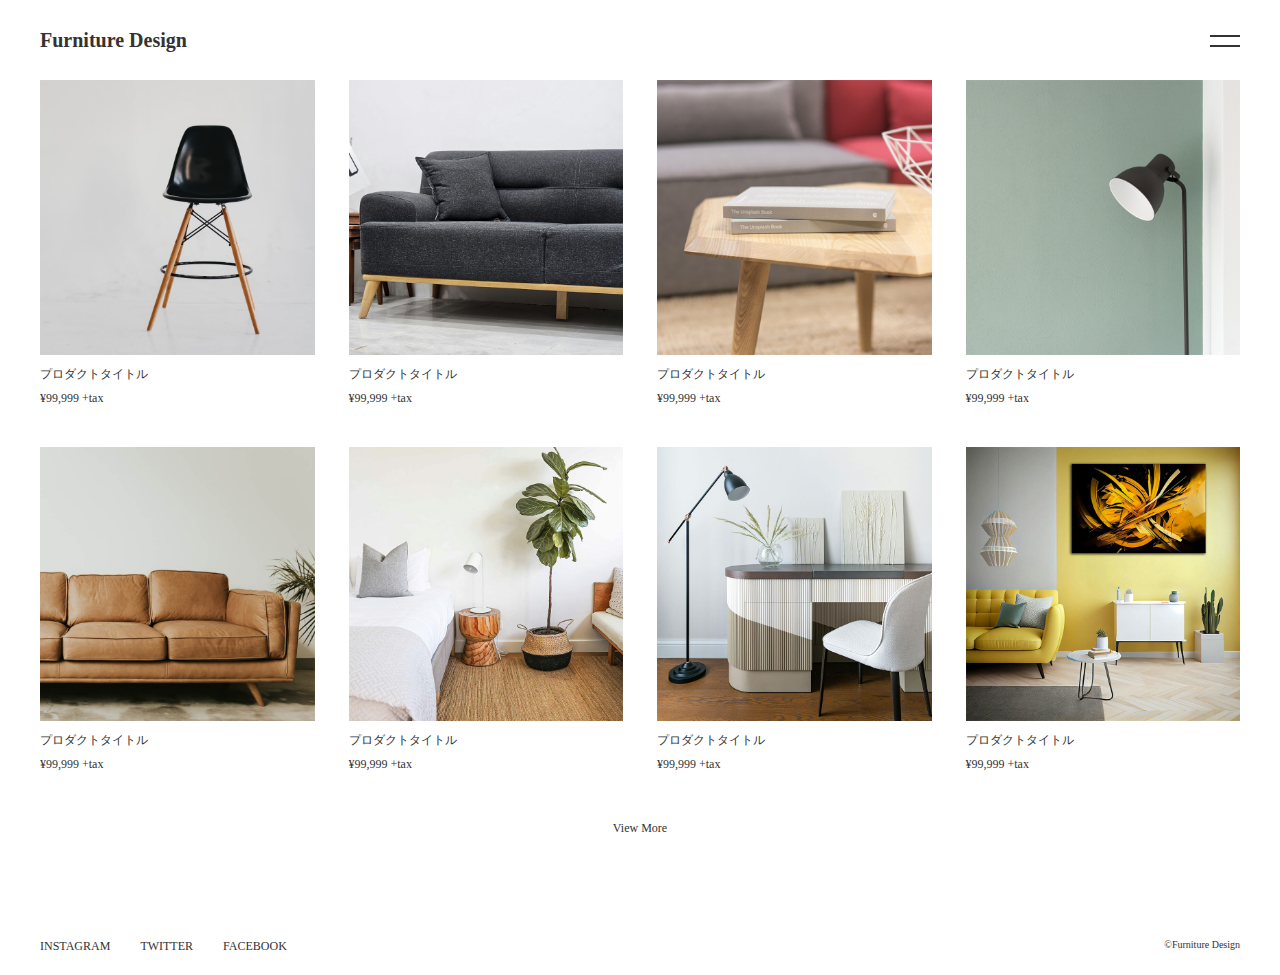
<file: index.html>
<!DOCTYPE html>
<html lang="ja">
<head>
    <meta charset="UTF-8">
    <meta name="viewport" content="width=device-width, initial-scale=1.0">
    <title>Furniture Design</title>
    <link rel="icon" href="./img/favicon.ico">
    <link rel="stylesheet" href="css/destyle.css">
    <link rel="stylesheet" href="css/main.css">
</head>
<body>
    <header class="header">
        <div class="header-inner wrapper">
            <a class="header-title" href="index.html">Furniture Design</a>
            <nav id="hamburger-navigation">
                <ul class="hamburger-menu-list">
                    <li>
                        <a href="products.html" class="hamburger-menu-item">PRODUCTS</a>
                    </li>
                    <li>
                        <a href="about.html" class="hamburger-menu-item">ABOUT</a>
                    </li>
                    <li>
                        <a href="company.html" class="hamburger-menu-item">COMPANY</a>
                    </li>
                    <li>
                        <a href="mailto:xxxxx@xxx.xxx?subject=お問い合わせ" class="hamburger-menu-item">CONTACT</a>
                    </li>
                </ul>
            </nav>
            <div class="hamburger-menu">
                <span></span>
                <span></span>
            </div>
        </div>
    </header>
    <main>
        <div class="main-page wrapper">
            <div class="main-container">
                <a class="product-container" href="item1.html">
                    <img class="product-img" src="img/item1.jpg" alt="item1">
                    <p class="product-title">プロダクトタイトル</p>
                    <p class="product-price">¥99,999 +tax</p>
                </a>
                <a class="product-container" href="#">
                    <img class="product-img" src="img/item2.jpg" alt="item2">
                    <p class="product-title">プロダクトタイトル</p>
                    <p class="product-price">¥99,999 +tax</p>
                </a>
                <a class="product-container" href="#">
                    <img class="product-img" src="img/item3.jpg" alt="item3">
                    <p class="product-title">プロダクトタイトル</p>
                    <p class="product-price">¥99,999 +tax</p>
                </a>
                <a class="product-container" href="#">
                    <img class="product-img" src="img/item4.jpg" alt="item4">
                    <p class="product-title">プロダクトタイトル</p>
                    <p class="product-price">¥99,999 +tax</p>
                </a>
                <a class="product-container" href="#">
                    <img class="product-img" src="img/item5.jpg" alt="item5">
                    <p class="product-title">プロダクトタイトル</p>
                    <p class="product-price">¥99,999 +tax</p>
                </a>
                <a class="product-container" href="#">
                    <img class="product-img" src="img/item6.jpg" alt="item6">
                    <p class="product-title">プロダクトタイトル</p>
                    <p class="product-price">¥99,999 +tax</p>
                </a>
                <a class="product-container" href="#">
                    <img class="product-img" src="img/item7.jpg" alt="item7">
                    <p class="product-title">プロダクトタイトル</p>
                    <p class="product-price">¥99,999 +tax</p>
                </a>
                <a class="product-container" href="#">
                    <img class="product-img" src="img/item8.jpg" alt="item8">
                    <p class="product-title">プロダクトタイトル</p>
                    <p class="product-price">¥99,999 +tax</p>
                </a>
            </div>
            <a class="viewmore" href="products.html">View More</a>
        </div>
    </main>
    <footer class="footer">
        <div class="footer-inner wrapper">
            <div class="footer-menu">
                <a href="https://www.instagram.com/">INSTAGRAM</a>
                <a href="https://x.com/">TWITTER</a>
                <a href="https://www.facebook.com/">FACEBOOK</a>
            </div>
            <p class="footer-copyright">©Furniture Design</p>
        </div>
    </footer>
    <script src="main.js"></script>
</body>
</html>
</file>
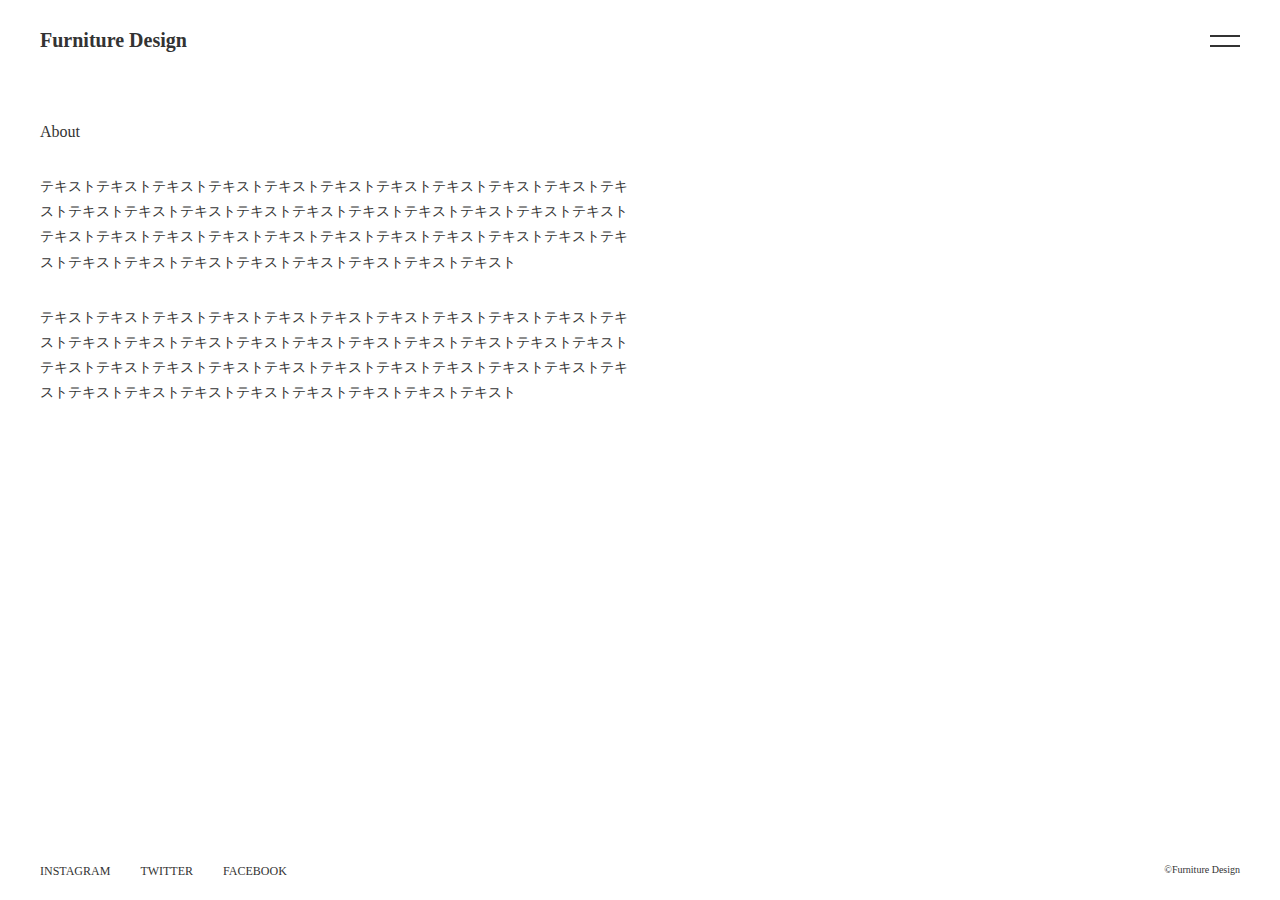
<file: about.html>
<!DOCTYPE html>
<html lang="ja">
<head>
    <meta charset="UTF-8">
    <meta name="viewport" content="width=device-width, initial-scale=1.0">
    <title>About｜Furniture Design</title>
    <link rel="icon" href="./img/favicon.ico">
    <link rel="stylesheet" href="css/destyle.css">
    <link rel="stylesheet" href="css/about.css">
</head>
<body>
    <header class="header">
        <div class="header-inner wrapper">
            <a class="header-title" href="index.html">Furniture Design</a>
            <nav id="hamburger-navigation">
                <ul class="hamburger-menu-list">
                    <li>
                        <a href="products.html" class="hamburger-menu-item">PRODUCTS</a>
                    </li>
                    <li>
                        <a href="about.html" class="hamburger-menu-item">ABOUT</a>
                    </li>
                    <li>
                        <a href="company.html" class="hamburger-menu-item">COMPANY</a>
                    </li>
                    <li>
                        <a href="mailto:xxxxx@xxx.xxx?subject=お問い合わせ" class="hamburger-menu-item">CONTACT</a>
                    </li>
                </ul>
            </nav>
            <div class="hamburger-menu">
                <span></span>
                <span></span>
            </div>
        </div>
    </header>
    <main>
        <div class="about-page wrapper">
            <p class="page-title">About</p>
            <div class="about-container">
                <p>テキストテキストテキストテキストテキストテキストテキストテキストテキストテキストテキストテキストテキストテキストテキストテキストテキストテキストテキストテキストテキストテキストテキストテキストテキストテキストテキストテキストテキストテキストテキストテキストテキストテキストテキストテキストテキストテキストテキストテキスト</p>
                <p>テキストテキストテキストテキストテキストテキストテキストテキストテキストテキストテキストテキストテキストテキストテキストテキストテキストテキストテキストテキストテキストテキストテキストテキストテキストテキストテキストテキストテキストテキストテキストテキストテキストテキストテキストテキストテキストテキストテキストテキスト</p>
            </div>
            
        </div>
    </main>
    <footer class="footer">
        <div class="footer-inner wrapper">
            <div class="footer-menu">
                <a href="https://www.instagram.com/">INSTAGRAM</a>
                <a href="https://x.com/">TWITTER</a>
                <a href="https://www.facebook.com/">FACEBOOK</a>
            </div>
            <p class="footer-copyright">©Furniture Design</p>
        </div>
    </footer>
    <script src="main.js"></script>
</body>
</html>
</file>
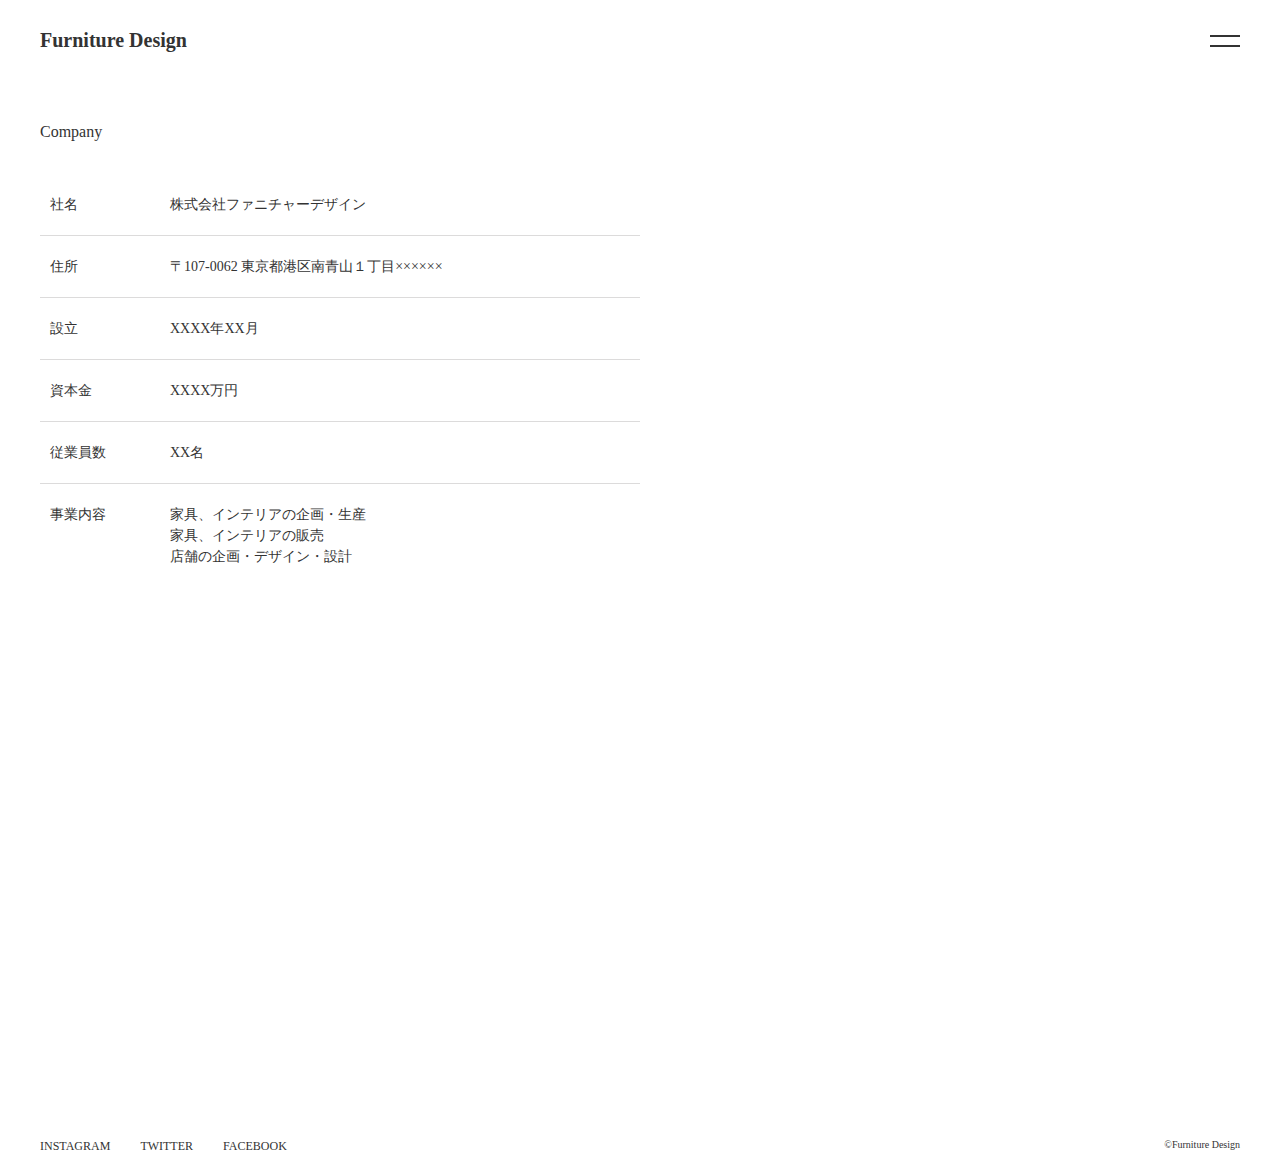
<file: company.html>
<!DOCTYPE html>
<html lang="ja">
<head>
    <meta charset="UTF-8">
    <meta name="viewport" content="width=device-width, initial-scale=1.0">
    <title>Company｜Furniture Design</title>
    <link rel="icon" href="./img/favicon.ico">
    <link rel="stylesheet" href="css/destyle.css">
    <link rel="stylesheet" href="css/company.css">
</head>
<body>
    <header class="header">
        <div class="header-inner wrapper">
            <a class="header-title" href="index.html">Furniture Design</a>
            <nav id="hamburger-navigation">
                <ul class="hamburger-menu-list">
                    <li>
                        <a href="products.html" class="hamburger-menu-item">PRODUCTS</a>
                    </li>
                    <li>
                        <a href="about.html" class="hamburger-menu-item">ABOUT</a>
                    </li>
                    <li>
                        <a href="company.html" class="hamburger-menu-item">COMPANY</a>
                    </li>
                    <li>
                        <a href="mailto:xxxxx@xxx.xxx?subject=お問い合わせ" class="hamburger-menu-item">CONTACT</a>
                    </li>
                </ul>
            </nav>
            <div class="hamburger-menu">
                <span></span>
                <span></span>
            </div>
        </div>
    </header>
    <main>
        <div class="main-page wrapper">
            <p class="page-title">Company</p>
            <div class="company-container">
                <dl class="company-info">
                    <dt>社名</dt>
                    <dd>株式会社ファニチャーデザイン</dd>
                    <dt>住所</dt>
                    <dd>〒107-0062 東京都港区南青山１丁目××××××</dd>
                    <dt>設立</dt>
                    <dd>XXXX年XX月</dd>
                    <dt>資本金</dt>
                    <dd>XXXX万円</dd>
                    <dt>従業員数</dt>
                    <dd>XX名</dd>
                    <dt>事業内容</dt>
                    <dd>家具、インテリアの企画・生産
                        <br>家具、インテリアの販売
                        <br>店舗の企画・デザイン・設計
                    </dd>
                </dl>
                <div class="map"><iframe src="https://www.google.com/maps/embed?pb=!1m18!1m12!1m3!1d12965.982403268998!2d139.70871271732068!3d35.66479701147784!2m3!1f0!2f0!3f0!3m2!1i1024!2i768!4f13.1!3m3!1m2!1s0x60188b6254cc464f%3A0x99773132a4b583e6!2z44CSMTA3LTAwNjIg5p2x5Lqs6YO95riv5Yy65Y2X6Z2S5bGx!5e0!3m2!1sja!2sjp!4v1744857310343!5m2!1sja!2sjp" width="600" height="450" style="border:0;" allowfullscreen="" loading="lazy" referrerpolicy="no-referrer-when-downgrade"></iframe></div>
            </div>
        </div>
    </main>
    <footer class="footer">
        <div class="footer-inner wrapper">
            <div class="footer-menu">
                <a href="https://www.instagram.com/">INSTAGRAM</a>
                <a href="https://x.com/">TWITTER</a>
                <a href="https://www.facebook.com/">FACEBOOK</a>
            </div>
            <p class="footer-copyright">©Furniture Design</p>
        </div>
    </footer>
    <script src="main.js"></script>
</body>
</html>
</file>
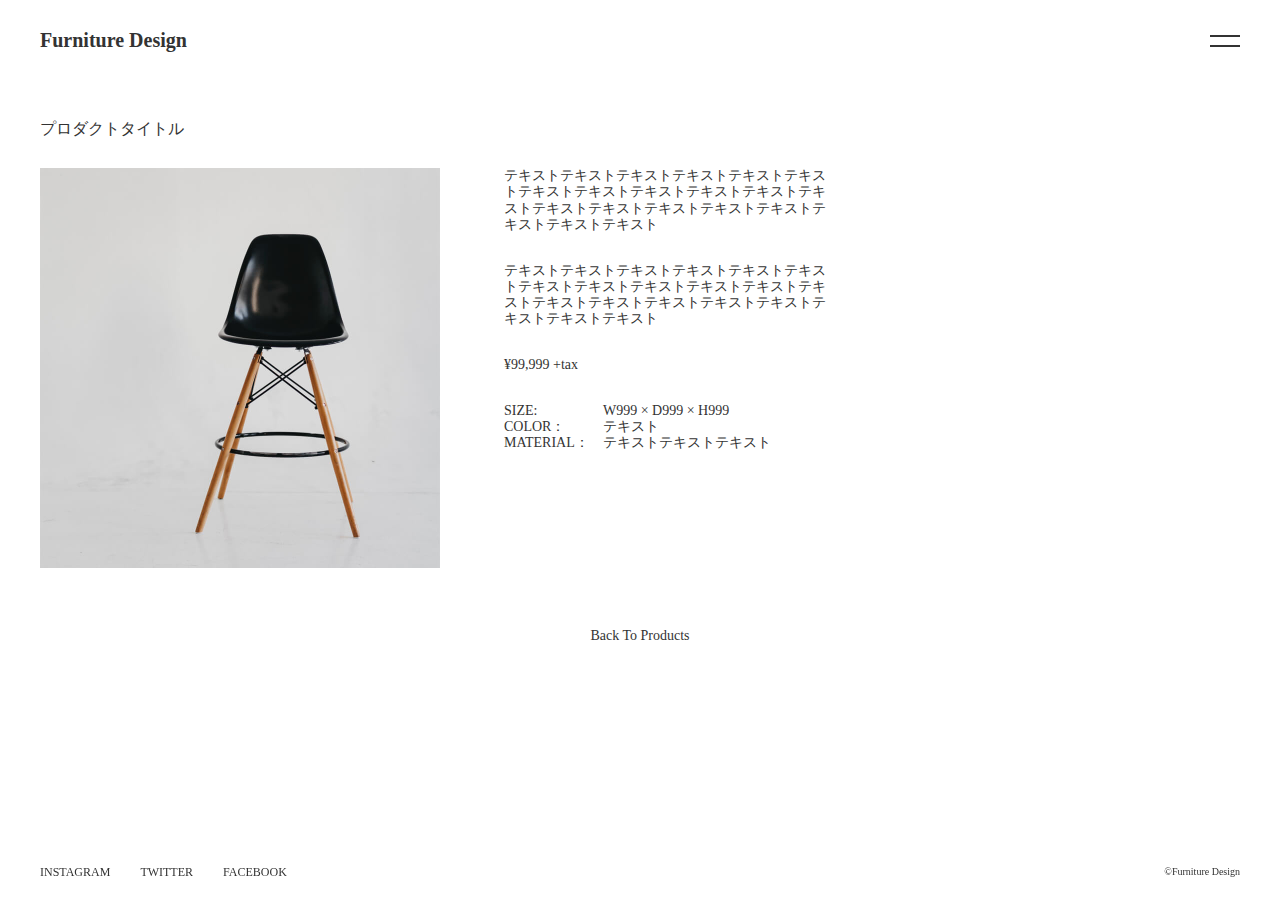
<file: item1.html>
<!DOCTYPE html>
<html lang="ja">
<head>
    <meta charset="UTF-8">
    <meta name="viewport" content="width=device-width, initial-scale=1.0">
    <title>item1｜Furniture Design</title>
    <link rel="icon" href="./img/favicon.ico">
    <link rel="stylesheet" href="css/destyle.css">
    <link rel="stylesheet" href="css/item1.css">
</head>
<body>
    <header class="header">
        <div class="header-inner wrapper">
            <a class="header-title" href="main.html">Furniture Design</a>
            <nav id="hamburger-navigation">
                <ul class="hamburger-menu-list">
                    <li>
                        <a href="products.html" class="hamburger-menu-item">PRODUCTS</a>
                    </li>
                    <li>
                        <a href="about.html" class="hamburger-menu-item">ABOUT</a>
                    </li>
                    <li>
                        <a href="company.html" class="hamburger-menu-item">COMPANY</a>
                    </li>
                    <li>
                        <a href="mailto:xxxxx@xxx.xxx?subject=お問い合わせ" class="hamburger-menu-item">CONTACT</a>
                    </li>
                </ul>
            </nav>
            <div class="hamburger-menu">
                <span></span>
                <span></span>
            </div>
        </div>
    </header>
    <main>
        <div class="main-page wrapper">
            <p class="page-title">プロダクトタイトル</p>
            <div class="item-container">
                <img src="img/item1.jpg" alt="item1" class="item-img">
                <div class="item-textContainer">
                    <p class="item-text">テキストテキストテキストテキストテキストテキストテキストテキストテキストテキストテキストテキストテキストテキストテキストテキストテキストテキストテキストテキスト</p>
                    <p class="item-text">テキストテキストテキストテキストテキストテキストテキストテキストテキストテキストテキストテキストテキストテキストテキストテキストテキストテキストテキストテキスト</p>
                    <p class="item-price">¥99,999 +tax</p>
                    <dl>
                        <dt>SIZE:</dt>
                        <dd>W999 × D999 × H999</dd>
                        <dt>COLOR：</dt>
                        <dd>テキスト</dd>
                        <dt>MATERIAL：</dt>
                        <dd>テキストテキストテキスト</dd>
                    </dl>
                </div>
            </div>
            <a class="bock" href="products.html">Back To Products</a>
        </div>
    </main>
    <footer class="footer">
        <div class="footer-inner wrapper">
            <div class="footer-menu">
                <a href="https://www.instagram.com/">INSTAGRAM</a>
                <a href="https://x.com/">TWITTER</a>
                <a href="https://www.facebook.com/">FACEBOOK</a>
            </div>
            <p class="footer-copyright">©Furniture Design</p>
        </div>
    </footer>

    <script src="main.js"></script>
</body>
</html>
</file>
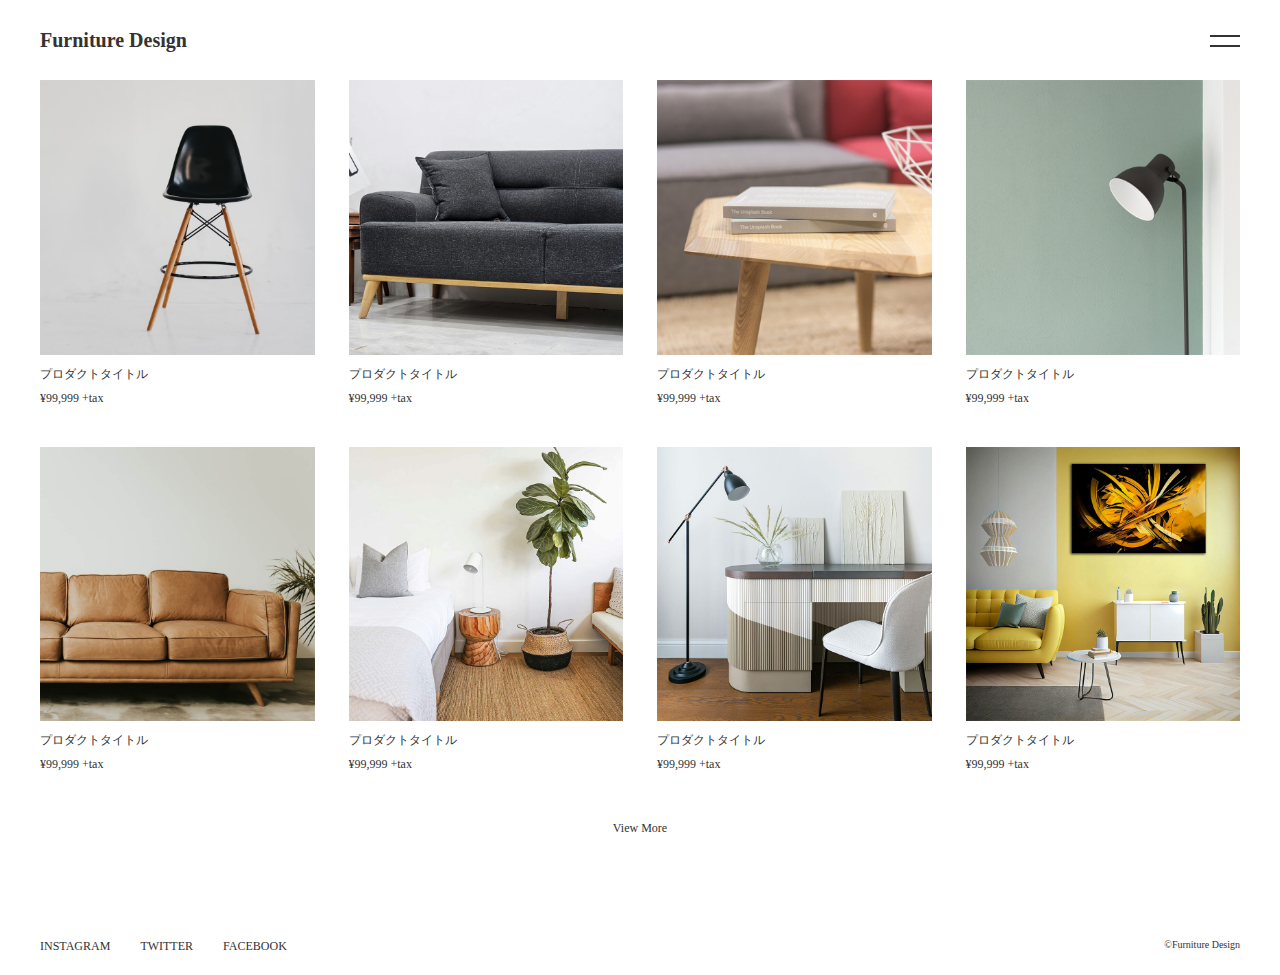
<file: main.html>
<!DOCTYPE html>
<html lang="ja">
<head>
    <meta charset="UTF-8">
    <meta name="viewport" content="width=device-width, initial-scale=1.0">
    <title>Furniture Design</title>
    <link rel="icon" href="./img/favicon.ico">
    <link rel="stylesheet" href="css/destyle.css">
    <link rel="stylesheet" href="css/main.css">
</head>
<body>
    <header class="header">
        <div class="header-inner wrapper">
            <a class="header-title" href="main.html">Furniture Design</a>
            <nav id="hamburger-navigation">
                <ul class="hamburger-menu-list">
                    <li>
                        <a href="products.html" class="hamburger-menu-item">PRODUCTS</a>
                    </li>
                    <li>
                        <a href="about.html" class="hamburger-menu-item">ABOUT</a>
                    </li>
                    <li>
                        <a href="company.html" class="hamburger-menu-item">COMPANY</a>
                    </li>
                    <li>
                        <a href="mailto:xxxxx@xxx.xxx?subject=お問い合わせ" class="hamburger-menu-item">CONTACT</a>
                    </li>
                </ul>
            </nav>
            <div class="hamburger-menu">
                <span></span>
                <span></span>
            </div>
        </div>
    </header>
    <main>
        <div class="main-page wrapper">
            <div class="main-container">
                <a class="product-container" href="item1.html">
                    <img class="product-img" src="img/item1.jpg" alt="item1">
                    <p class="product-title">プロダクトタイトル</p>
                    <p class="product-price">¥99,999 +tax</p>
                </a>
                <a class="product-container" href="#">
                    <img class="product-img" src="img/item2.jpg" alt="item2">
                    <p class="product-title">プロダクトタイトル</p>
                    <p class="product-price">¥99,999 +tax</p>
                </a>
                <a class="product-container" href="#">
                    <img class="product-img" src="img/item3.jpg" alt="item3">
                    <p class="product-title">プロダクトタイトル</p>
                    <p class="product-price">¥99,999 +tax</p>
                </a>
                <a class="product-container" href="#">
                    <img class="product-img" src="img/item4.jpg" alt="item4">
                    <p class="product-title">プロダクトタイトル</p>
                    <p class="product-price">¥99,999 +tax</p>
                </a>
                <a class="product-container" href="#">
                    <img class="product-img" src="img/item5.jpg" alt="item5">
                    <p class="product-title">プロダクトタイトル</p>
                    <p class="product-price">¥99,999 +tax</p>
                </a>
                <a class="product-container" href="#">
                    <img class="product-img" src="img/item6.jpg" alt="item6">
                    <p class="product-title">プロダクトタイトル</p>
                    <p class="product-price">¥99,999 +tax</p>
                </a>
                <a class="product-container" href="#">
                    <img class="product-img" src="img/item7.jpg" alt="item7">
                    <p class="product-title">プロダクトタイトル</p>
                    <p class="product-price">¥99,999 +tax</p>
                </a>
                <a class="product-container" href="#">
                    <img class="product-img" src="img/item8.jpg" alt="item8">
                    <p class="product-title">プロダクトタイトル</p>
                    <p class="product-price">¥99,999 +tax</p>
                </a>
            </div>
            <a class="viewmore" href="products.html">View More</a>
        </div>
    </main>
    <footer class="footer">
        <div class="footer-inner wrapper">
            <div class="footer-menu">
                <a href="https://www.instagram.com/">INSTAGRAM</a>
                <a href="https://x.com/">TWITTER</a>
                <a href="https://www.facebook.com/">FACEBOOK</a>
            </div>
            <p class="footer-copyright">©Furniture Design</p>
        </div>
    </footer>
    <script src="main.js"></script>
</body>
</html>
</file>
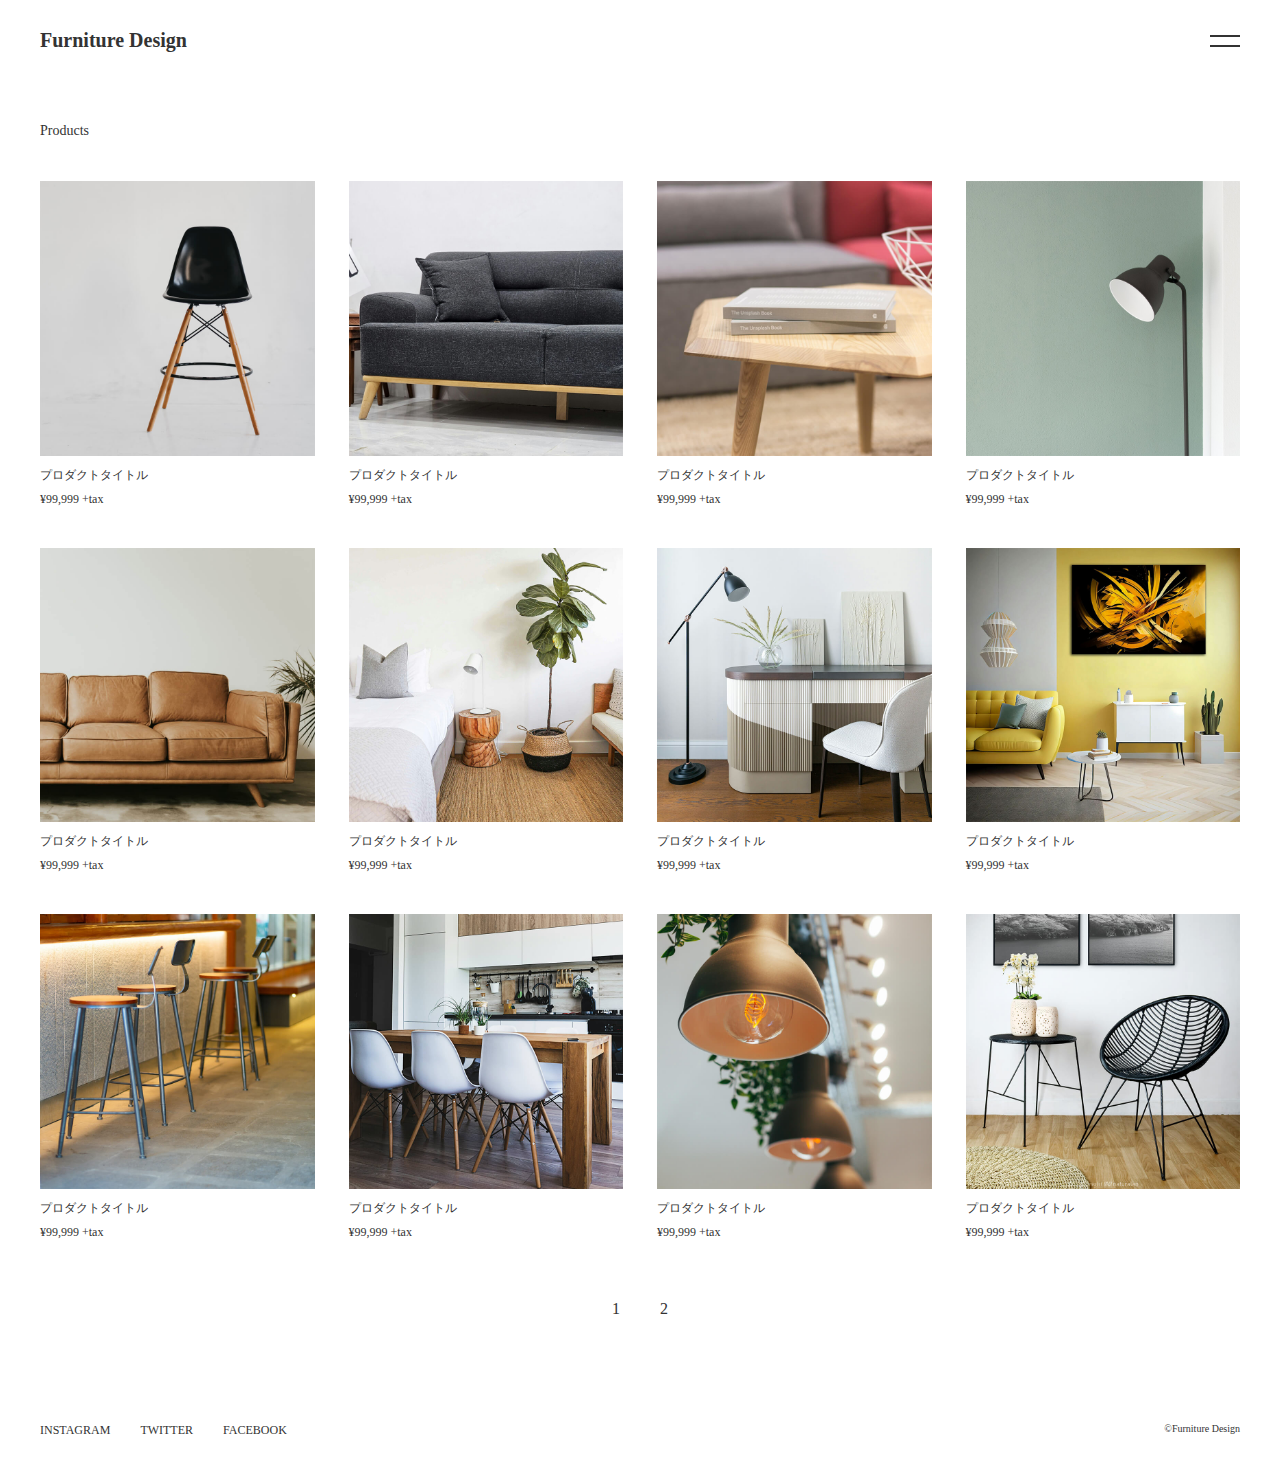
<file: products.html>
<!DOCTYPE html>
<html lang="ja">
<head>
    <meta charset="UTF-8">
    <meta name="viewport" content="width=device-width, initial-scale=1.0">
    <title>Products｜Furniture Design</title>
    <link rel="icon" href="./img/favicon.ico">
    <link rel="stylesheet" href="css/destyle.css">
    <link rel="stylesheet" href="css/main.css">
</head>
<body>
    <header class="header">
        <div class="header-inner wrapper">
            <a class="header-title" href="index.html">Furniture Design</a>
            <nav id="hamburger-navigation">
                <ul class="hamburger-menu-list">
                    <li>
                        <a href="products.html" class="hamburger-menu-item">PRODUCTS</a>
                    </li>
                    <li>
                        <a href="about.html" class="hamburger-menu-item">ABOUT</a>
                    </li>
                    <li>
                        <a href="company.html" class="hamburger-menu-item">COMPANY</a>
                    </li>
                    <li>
                        <a href="mailto:xxxxx@xxx.xxx?subject=お問い合わせ" class="hamburger-menu-item">CONTACT</a>
                    </li>
                </ul>
            </nav>
            <div class="hamburger-menu">
                <span></span>
                <span></span>
            </div>
        </div>
    </header>
    <main>
        <div class="main-page wrapper">
            <p class="page-title">Products</p>
            <div class="main-container">
                <a class="product-container" href="item1.html">
                    <img class="product-img" src="img/item1.jpg" alt="item1">
                    <p class="product-title">プロダクトタイトル</p>
                    <p class="product-price">¥99,999 +tax</p>
                </a>
                <a class="product-container" href="#">
                    <img class="product-img" src="img/item2.jpg" alt="item2">
                    <p class="product-title">プロダクトタイトル</p>
                    <p class="product-price">¥99,999 +tax</p>
                </a>
                <a class="product-container" href="#">
                    <img class="product-img" src="img/item3.jpg" alt="item3">
                    <p class="product-title">プロダクトタイトル</p>
                    <p class="product-price">¥99,999 +tax</p>
                </a>
                <a class="product-container" href="#">
                    <img class="product-img" src="img/item4.jpg" alt="item4">
                    <p class="product-title">プロダクトタイトル</p>
                    <p class="product-price">¥99,999 +tax</p>
                </a>
                <a class="product-container" href="#">
                    <img class="product-img" src="img/item5.jpg" alt="item5">
                    <p class="product-title">プロダクトタイトル</p>
                    <p class="product-price">¥99,999 +tax</p>
                </a>
                <a class="product-container" href="#">
                    <img class="product-img" src="img/item6.jpg" alt="item6">
                    <p class="product-title">プロダクトタイトル</p>
                    <p class="product-price">¥99,999 +tax</p>
                </a>
                <a class="product-container" href="#">
                    <img class="product-img" src="img/item7.jpg" alt="item7">
                    <p class="product-title">プロダクトタイトル</p>
                    <p class="product-price">¥99,999 +tax</p>
                </a>
                <a class="product-container" href="#">
                    <img class="product-img" src="img/item8.jpg" alt="item8">
                    <p class="product-title">プロダクトタイトル</p>
                    <p class="product-price">¥99,999 +tax</p>
                </a>
                <a class="product-container" href="#">
                    <img class="product-img" src="img/item9.jpg" alt="item9">
                    <p class="product-title">プロダクトタイトル</p>
                    <p class="product-price">¥99,999 +tax</p>
                </a>
                <a class="product-container" href="#">
                    <img class="product-img" src="img/item10.jpg" alt="item10">
                    <p class="product-title">プロダクトタイトル</p>
                    <p class="product-price">¥99,999 +tax</p>
                </a>
                <a class="product-container" href="#">
                    <img class="product-img" src="img/item11.jpg" alt="item11">
                    <p class="product-title">プロダクトタイトル</p>
                    <p class="product-price">¥99,999 +tax</p>
                </a>
                <a class="product-container" href="#">
                    <img class="product-img" src="img/item12.jpg" alt="item12">
                    <p class="product-title">プロダクトタイトル</p>
                    <p class="product-price">¥99,999 +tax</p>
                </a>
            </div>
            <style>
                @media screen and (max-width: 900px)  {
                    .main-container {
                        display: grid;
                        grid-template-columns: auto auto;
                    }
                }
            </style>
            <ul class="pagination">
                <li>
                    <p>1</p>
                </li>
                <li>
                    <a href="products2.html">2</a>
                </li>
            </ul>
            <style>
                .pagination {
                    display: flex;
                    justify-content: center;
                    gap: 40px;
                    margin: 50px auto 100px ;
                }
            </style>
        </div>
    </main>
    <footer class="footer">
        <div class="footer-inner wrapper">
            <div class="footer-menu">
                <a href="https://www.instagram.com/">INSTAGRAM</a>
                <a href="https://x.com/">TWITTER</a>
                <a href="https://www.facebook.com/">FACEBOOK</a>
            </div>
            <p class="footer-copyright">©Furniture Design</p>
        </div>
    </footer>
<script src="main.js"></script>
</body>
</html>
</file>
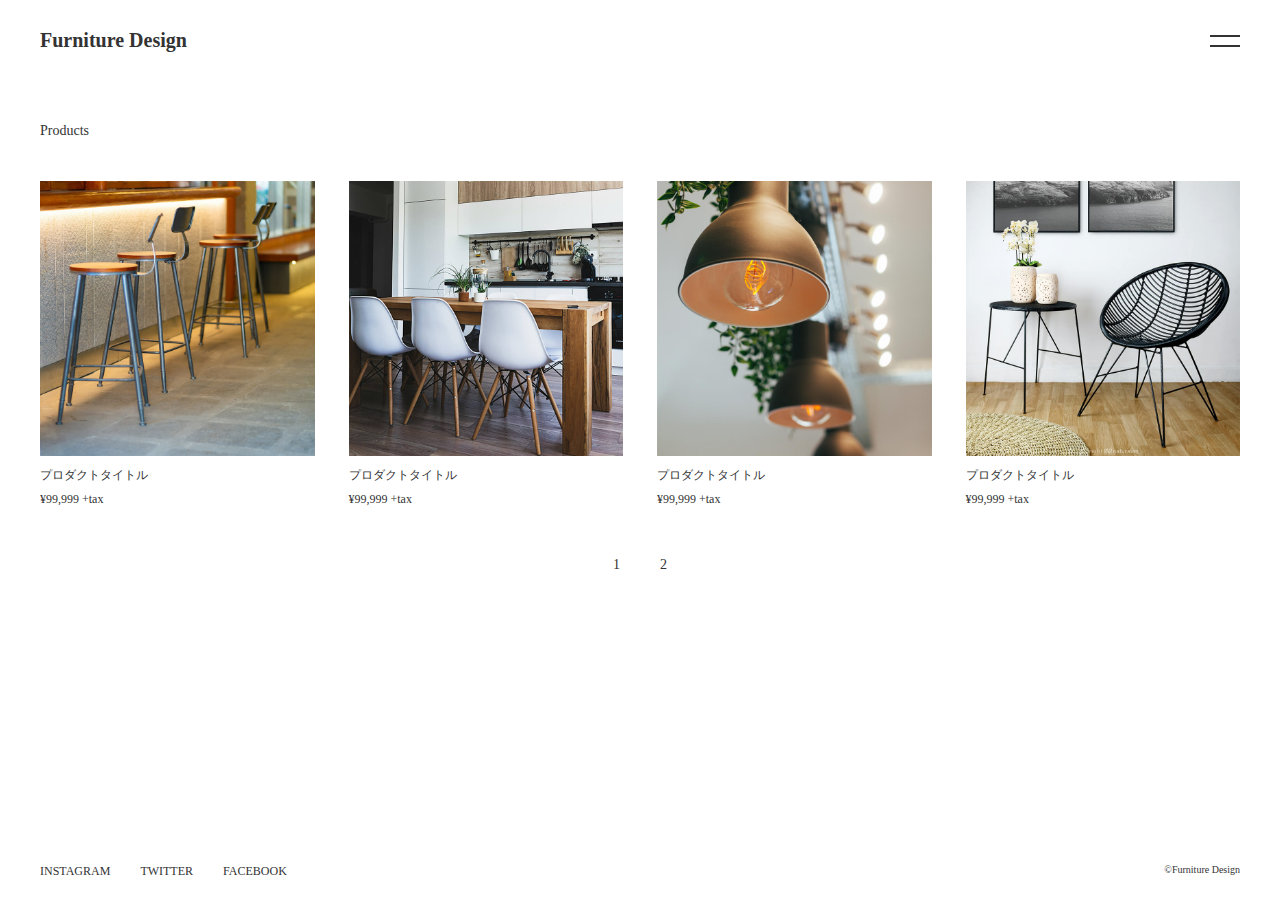
<file: products2.html>
<!DOCTYPE html>
<html lang="ja">
<head>
    <meta charset="UTF-8">
    <meta name="viewport" content="width=device-width, initial-scale=1.0">
    <title>Products｜Furniture Design</title>
    <link rel="icon" href="./img/favicon.ico">
    <link rel="stylesheet" href="css/destyle.css">
    <link rel="stylesheet" href="css/main.css">
</head>
<body>
    <header class="header">
        <div class="header-inner wrapper">
            <a class="header-title" href="index.html">Furniture Design</a>
            <nav id="hamburger-navigation">
                <ul class="hamburger-menu-list">
                    <li>
                        <a href="products.html" class="hamburger-menu-item">PRODUCTS</a>
                    </li>
                    <li>
                        <a href="about.html" class="hamburger-menu-item">ABOUT</a>
                    </li>
                    <li>
                        <a href="company.html" class="hamburger-menu-item">COMPANY</a>
                    </li>
                    <li>
                        <a href="mailto:xxxxx@xxx.xxx?subject=お問い合わせ" class="hamburger-menu-item">CONTACT</a>
                    </li>
                </ul>
            </nav>
            <div class="hamburger-menu">
                <span></span>
                <span></span>
            </div>
        </div>
    </header>
    <main>
        <div class="main-page wrapper">
            <p class="page-title">Products</p>
            <div class="main-container">
                <a class="product-container" href="#">
                    <img class="product-img" src="img/item9.jpg" alt="item9">
                    <p class="product-title">プロダクトタイトル</p>
                    <p class="product-price">¥99,999 +tax</p>
                </a>
                <a class="product-container" href="#">
                    <img class="product-img" src="img/item10.jpg" alt="item10">
                    <p class="product-title">プロダクトタイトル</p>
                    <p class="product-price">¥99,999 +tax</p>
                </a>
                <a class="product-container" href="#">
                    <img class="product-img" src="img/item11.jpg" alt="item11">
                    <p class="product-title">プロダクトタイトル</p>
                    <p class="product-price">¥99,999 +tax</p>
                </a>
                <a class="product-container" href="#">
                    <img class="product-img" src="img/item12.jpg" alt="item12">
                    <p class="product-title">プロダクトタイトル</p>
                    <p class="product-price">¥99,999 +tax</p>
                </a>
            </div>
            <ul class="pagination">
                <li>
                    <a href="products.html">1</a>
                </li>
                <li>
                    <p>2</p>
                </li>
            </ul>
            <style>
                @media screen and (max-width: 900px)  {
                    .main-container {
                        display: grid;
                        grid-template-columns: auto auto;
                    }
                }
                .pagination {
                    display: flex;
                    justify-content: center;
                    gap: 40px;
                    margin: 40px auto;
                    font-size: 14px;
                }
            </style>
        </div>
    </main>
    <footer class="footer">
        <div class="footer-inner wrapper">
            <div class="footer-menu">
                <a href="https://www.instagram.com/">INSTAGRAM</a>
                <a href="https://x.com/">TWITTER</a>
                <a href="https://www.facebook.com/">FACEBOOK</a>
            </div>
            <p class="footer-copyright">©Furniture Design</p>
        </div>
    </footer>
    <style>
        @media screen and (min-width: 900px)  {
            .footer {
                width: 100%;
                position: absolute;
                bottom: 0;
                background-color: #FFFFFF;
            }
        }

    </style>
<script src="main.js"></script>
</body>
</html>
</file>
<file: css/main.css>
@charset "UTF-8";
/* 共通部品 */
body {
  background-color: #FFFFFF;
  color: #333333;
  font-family: "Hiragino Kaku Gothic ProN";
  line-height: 1.5;
}

a {
  text-decoration: none;
}

ul, li {
  list-style: none;
}

.wrapper {
  max-width: 1320px;
  margin: 0 auto;
  padding: 0 40px;
}

/* 個別部品 */
/* header */
.header {
  width: 100%;
  height: 80px;
  position: fixed;
  z-index: 100;
  background-color: #FFFFFF;
}

.header-inner {
  width: 100%;
  display: flex;
  justify-content: space-between;
  align-items: center;
  height: 100%;
  /* hamburger-menuクラスにactiveクラスを追加して、＝→×に変化したスタイリング*/
}
.header-inner .header-title {
  font-size: 20px;
  font-weight: bold;
}
.header-inner .hamburger-menu {
  display: block;
  position: relative;
  width: 30px;
  height: 30px;
  cursor: pointer;
}
.header-inner .hamburger-menu span {
  width: 100%;
  height: 2px;
  position: absolute;
  left: 0;
  background-color: #333333;
}
.header-inner .hamburger-menu span:nth-child(1) {
  top: 10px;
}
.header-inner .hamburger-menu span:nth-child(2) {
  top: 20px;
}
.header-inner .hamburger-menu.active {
  z-index: 200;
}
.header-inner .hamburger-menu.active span:nth-child(1) {
  top: 10px;
  background-color: #FFFFFF;
  transform: rotate(-45deg);
}
.header-inner .hamburger-menu.active span:nth-child(2) {
  top: 10px;
  background-color: #FFFFFF;
  transform: rotate(45deg);
}
.header-inner #hamburger-navigation {
  padding-top: 36px;
  padding-left: 50px;
  opacity: 0;
  width: 100%;
  height: 100vh;
  background-color: #000000;
  color: #FFFFFF;
  position: fixed;
  top: 0;
  left: 0;
  z-index: 200;
  transition: opacity 0.8s ease, visibility 0.8s ease;
  visibility: hidden;
}
.header-inner #hamburger-navigation .hamburger-menu-list {
  display: flex;
  flex-direction: column;
  width: 150px;
  text-align: left;
  color: #FFFFFF;
  font-size: 14px;
  gap: 18px;
}
.header-inner #hamburger-navigation.active {
  opacity: 0.8;
  visibility: visible;
}

.main-page {
  padding-top: 80px;
  grid-template-columns: 34px;
  z-index: 50;
}

.page-title {
  margin: 40px 0;
  font-size: 14px;
}

.main-container {
  display: grid;
  grid-template-columns: auto auto auto auto;
  gap: 34px;
  margin-bottom: 40px;
}
@media screen and (max-width: 900px) {
  .main-container {
    grid-template-columns: auto auto;
  }
}

.product-container {
  display: flex;
  flex-direction: column;
  font-size: 12px;
  cursor: pointer;
}
.product-container img {
  margin-bottom: 10px;
}
.product-container p {
  margin-bottom: 6px;
}

.product-container:hover {
  opacity: 0.6;
  transition-duration: 0.5s;
}

.viewmore {
  display: block;
  text-align: center;
  font-size: 12px;
  margin-bottom: 100px;
}

/* item */
.item-container {
  display: flex;
  gap: 64px;
}
@media screen and (max-width: 900px) {
  .item-container {
    flex-direction: column;
  }
}
.item-container .item-img {
  width: 400px;
}
@media screen and (max-width: 900px) {
  .item-container .item-img {
    width: 100%;
  }
}
.item-container .item-textContainer {
  width: 330px;
  display: flex;
  flex-direction: column;
  gap: 30px;
  font-size: 14px;
}
@media screen and (max-width: 900px) {
  .item-container .item-textContainer {
    width: 100%;
  }
  .item-container .item-textContainer .footer {
    width: 100%;
    position: absolute;
    bottom: 0;
    background-color: #FFFFFF;
  }
}
.item-container .item-textContainer dl {
  width: 100%;
  display: flex;
  flex-wrap: wrap;
}
.item-container .item-textContainer dt {
  width: 30%;
  font-weight: normal;
}
.item-container .item-textContainer dd {
  width: 70%;
}
.item-container .back {
  display: block;
  text-align: center;
  font-size: 12px;
  margin: 60px auto 100px;
}
.item-container .footer {
  position: absolute;
  bottom: 0;
}

/* footer */
.footer {
  background-color: #FFFFFF;
  width: 100%;
}
.footer .footer-inner {
  display: flex;
  justify-content: space-between;
  margin-bottom: 20px;
  font-size: 12px;
}
@media screen and (max-width: 900px) {
  .footer .footer-inner {
    flex-direction: column;
    gap: 5px;
  }
}
.footer .footer-inner .footer-menu {
  display: flex;
  gap: 30px;
}
.footer .footer-inner .footer-copyright {
  font-size: 10px;
}/*# sourceMappingURL=main.css.map */
</file>
<file: css/about.css>
@charset "UTF-8";
/* 共通部品 */
body {
  background-color: #FFFFFF;
  color: #333333;
  font-family: "Hiragino Kaku Gothic ProN";
  line-height: 1.5;
}

a {
  text-decoration: none;
}

ul, li {
  list-style: none;
}

.wrapper {
  max-width: 1320px;
  margin: 0 auto;
  padding: 0 40px;
}

/* 個別部品 */
/* header */
.header {
  width: 100%;
  height: 80px;
  position: fixed;
  top: 0;
  z-index: 100;
  background-color: #FFFFFF;
}

.header-inner {
  width: 100%;
  display: flex;
  justify-content: space-between;
  align-items: center;
  height: 100%;
  /* hamburger-menuクラスにactiveクラスを追加して、＝→×に変化したスタイリング*/
}
.header-inner .header-title {
  font-size: 20px;
  font-weight: bold;
}
.header-inner .hamburger-menu {
  display: block;
  position: relative;
  width: 30px;
  height: 30px;
  cursor: pointer;
}
.header-inner .hamburger-menu span {
  width: 100%;
  height: 2px;
  position: absolute;
  left: 0;
  background-color: #333333;
}
.header-inner .hamburger-menu span:nth-child(1) {
  top: 10px;
}
.header-inner .hamburger-menu span:nth-child(2) {
  top: 20px;
}
.header-inner .hamburger-menu.active {
  z-index: 200;
}
.header-inner .hamburger-menu.active span:nth-child(1) {
  top: 10px;
  background-color: #FFFFFF;
  transform: rotate(-45deg);
}
.header-inner .hamburger-menu.active span:nth-child(2) {
  top: 10px;
  background-color: #FFFFFF;
  transform: rotate(45deg);
}
.header-inner #hamburger-navigation {
  padding-top: 36px;
  padding-left: 50px;
  opacity: 0;
  width: 100%;
  height: 100vh;
  background-color: #000000;
  color: #FFFFFF;
  position: fixed;
  top: 0;
  left: 0;
  z-index: 200;
  transition: opacity 0.8s ease, visibility 0.8s ease;
  visibility: hidden;
}
.header-inner #hamburger-navigation .hamburger-menu-list {
  display: flex;
  flex-direction: column;
  width: 150px;
  text-align: left;
  color: #FFFFFF;
  font-size: 14px;
  gap: 18px;
}
.header-inner #hamburger-navigation.active {
  opacity: 0.8;
  visibility: visible;
}

/*about*/
.about-page {
  padding: 120px 40px 160px;
}
.about-page .page-title {
  margin-top: 0;
}
.about-page .about-container {
  max-width: 600px;
  margin-top: 30px;
  display: flex;
  flex-direction: column;
  gap: 30px;
  font-size: 14px;
  line-height: 180%;
}
@media screen and (min-width: 900px) {
  .about-page .about-container {
    width: 100%;
  }
}

/* footer */
.footer {
  background-color: #FFFFFF;
  width: 100%;
  position: fixed;
  bottom: 0;
}
.footer .footer-inner {
  display: flex;
  justify-content: space-between;
  margin-bottom: 20px;
  font-size: 12px;
}
@media screen and (max-width: 900px) {
  .footer .footer-inner {
    flex-direction: column;
    gap: 5px;
  }
}
.footer .footer-inner .footer-menu {
  display: flex;
  gap: 30px;
}
.footer .footer-inner .footer-copyright {
  font-size: 10px;
}/*# sourceMappingURL=about.css.map */
</file>
<file: css/company.css>
@charset "UTF-8";
/* 共通部品 */
body {
  background-color: #FFFFFF;
  color: #333333;
  font-family: "Hiragino Kaku Gothic ProN";
  line-height: 1.5;
}

a {
  text-decoration: none;
}

ul, li {
  list-style: none;
}

.wrapper {
  max-width: 1320px;
  margin: 0 auto;
  padding: 0 40px;
}

/* 個別部品 */
/* header */
.header {
  width: 100%;
  height: 80px;
  position: fixed;
  top: 0;
  z-index: 100;
  background-color: #FFFFFF;
}

.header-inner {
  width: 100%;
  display: flex;
  justify-content: space-between;
  align-items: center;
  height: 100%;
  /* hamburger-menuクラスにactiveクラスを追加して、＝→×に変化したスタイリング*/
}
.header-inner .header-title {
  font-size: 20px;
  font-weight: bold;
}
.header-inner .hamburger-menu {
  display: block;
  position: relative;
  width: 30px;
  height: 30px;
  cursor: pointer;
}
.header-inner .hamburger-menu span {
  width: 100%;
  height: 2px;
  position: absolute;
  left: 0;
  background-color: #333333;
}
.header-inner .hamburger-menu span:nth-child(1) {
  top: 10px;
}
.header-inner .hamburger-menu span:nth-child(2) {
  top: 20px;
}
.header-inner .hamburger-menu.active {
  z-index: 200;
}
.header-inner .hamburger-menu.active span:nth-child(1) {
  top: 10px;
  background-color: #FFFFFF;
  transform: rotate(-45deg);
}
.header-inner .hamburger-menu.active span:nth-child(2) {
  top: 10px;
  background-color: #FFFFFF;
  transform: rotate(45deg);
}
.header-inner #hamburger-navigation {
  padding-top: 36px;
  padding-left: 50px;
  opacity: 0;
  width: 100%;
  height: 100vh;
  background-color: #000000;
  color: #FFFFFF;
  position: fixed;
  top: 0;
  left: 0;
  z-index: 200;
  transition: opacity 0.8s ease, visibility 0.8s ease;
  visibility: hidden;
}
.header-inner #hamburger-navigation .hamburger-menu-list {
  display: flex;
  flex-direction: column;
  width: 150px;
  text-align: left;
  color: #FFFFFF;
  font-size: 14px;
  gap: 18px;
}
.header-inner #hamburger-navigation.active {
  opacity: 0.8;
  visibility: visible;
}

.main-page {
  margin-top: 80px;
  padding-top: 40px;
  padding-bottom: 80px;
}
.main-page dl {
  max-width: 600px;
  display: flex;
  flex-wrap: wrap;
  font-size: 14px;
  margin-top: 30px;
  margin-bottom: 20px;
}
.main-page dl dt {
  width: 20%;
  font-weight: normal;
  border-bottom: 1px solid #DCDBDB;
  padding: 20px 10px;
}
.main-page dl dt:last-of-type {
  border-bottom: none;
}
.main-page dl dd {
  width: 80%;
  border-bottom: 1px solid #DCDBDB;
  padding: 20px 10px;
}
.main-page dl dd:last-of-type {
  border-bottom: none;
}
.main-page .map {
  max-width: 600px;
}
.main-page iframe {
  filter: grayscale(100%);
  width: 100%;
  aspect-ratio: 2/1;
}

@media screen and (max-width: 900px) {
  .main-page dl {
    display: flex;
    flex-direction: column;
  }
  .main-page dl dt {
    width: 100%;
    border: none;
    padding: 20px 10px 10px 10px;
  }
  .main-page dl dd {
    width: 100%;
    padding: 0 10px 20px 10px;
  }
}
/* footer */
.footer {
  background-color: #FFFFFF;
  width: 100%;
}
.footer .footer-inner {
  display: flex;
  justify-content: space-between;
  margin-bottom: 20px;
  font-size: 12px;
}
@media screen and (max-width: 900px) {
  .footer .footer-inner {
    flex-direction: column;
    gap: 5px;
  }
}
.footer .footer-inner .footer-menu {
  display: flex;
  gap: 30px;
}
.footer .footer-inner .footer-copyright {
  font-size: 10px;
}/*# sourceMappingURL=company.css.map */
</file>
<file: css/item1.css>
@charset "UTF-8";
/* 共通部品 */
body {
  background-color: #FFFFFF;
  color: #333333;
  font-family: "Hiragino Kaku Gothic ProN";
}

a {
  text-decoration: none;
}

ul, li {
  list-style: none;
}

.wrapper {
  max-width: 1320px;
  margin: 0 auto;
  padding: 0 40px;
}

/* 個別部品 */
/* header */
.header {
  width: 100%;
  height: 80px;
  position: fixed;
  top: 0;
  z-index: 100;
  background-color: #FFFFFF;
}

.header-inner {
  width: 100%;
  display: flex;
  justify-content: space-between;
  align-items: center;
  height: 100%;
  /* hamburger-menuクラスにactiveクラスを追加して、＝→×に変化したスタイリング*/
}
.header-inner .header-title {
  font-size: 20px;
  font-weight: bold;
}
.header-inner .hamburger-menu {
  display: block;
  position: relative;
  width: 30px;
  height: 30px;
  cursor: pointer;
}
.header-inner .hamburger-menu span {
  width: 100%;
  height: 2px;
  position: absolute;
  left: 0;
  background-color: #333333;
}
.header-inner .hamburger-menu span:nth-child(1) {
  top: 10px;
}
.header-inner .hamburger-menu span:nth-child(2) {
  top: 20px;
}
.header-inner .hamburger-menu.active {
  z-index: 200;
}
.header-inner .hamburger-menu.active span:nth-child(1) {
  top: 10px;
  background-color: #FFFFFF;
  transform: rotate(-45deg);
}
.header-inner .hamburger-menu.active span:nth-child(2) {
  top: 10px;
  background-color: #FFFFFF;
  transform: rotate(45deg);
}
.header-inner #hamburger-navigation {
  padding-top: 36px;
  padding-left: 50px;
  opacity: 0;
  width: 100%;
  height: 100vh;
  background-color: #000000;
  color: #FFFFFF;
  position: fixed;
  top: 0;
  left: 0;
  z-index: 200;
  transition: opacity 0.8s ease, visibility 0.8s ease;
  visibility: hidden;
}
.header-inner #hamburger-navigation .hamburger-menu-list {
  display: flex;
  flex-direction: column;
  width: 150px;
  text-align: left;
  color: #FFFFFF;
  font-size: 14px;
  gap: 18px;
}
.header-inner #hamburger-navigation.active {
  opacity: 0.8;
  visibility: visible;
}

.main-page {
  margin-top: 80px;
  padding-top: 40px;
  margin-bottom: 60px;
  display: flex;
  flex-direction: column;
}
.main-page .item-container {
  display: flex;
  gap: 64px;
  margin-top: 30px;
  margin-bottom: 60px;
}
@media screen and (max-width: 900px) {
  .main-page .item-container {
    flex-direction: column;
  }
}
.main-page .item-container .item-img {
  width: 400px;
  height: 100%;
}
@media screen and (max-width: 900px) {
  .main-page .item-container .item-img {
    width: 100%;
  }
}
.main-page .item-container .item-textContainer {
  width: 330px;
  display: flex;
  flex-direction: column;
  gap: 30px;
  font-size: 14px;
}
@media screen and (max-width: 900px) {
  .main-page .item-container .item-textContainer {
    width: 100%;
  }
}
.main-page .item-container .item-textContainer dl {
  width: 100%;
  display: flex;
  flex-wrap: wrap;
}
.main-page .item-container .item-textContainer dt {
  width: 30%;
  font-weight: normal;
}
.main-page .item-container .item-textContainer dd {
  width: 70%;
}
.main-page a {
  text-align: center;
  font-size: 14px;
}

.footer {
  background-color: #FFFFFF;
  width: 100%;
  position: fixed;
  bottom: 0;
}
.footer .footer-inner {
  display: flex;
  justify-content: space-between;
  margin-bottom: 20px;
  font-size: 12px;
}
@media screen and (max-width: 900px) {
  .footer .footer-inner {
    flex-direction: column;
    gap: 5px;
  }
}
.footer .footer-inner .footer-menu {
  display: flex;
  gap: 30px;
}
.footer .footer-inner .footer-copyright {
  font-size: 10px;
}
@media screen and (max-width: 900px) {
  .footer {
    position: relative;
  }
}/*# sourceMappingURL=item1.css.map */
</file>
<file: css/destyle.css>
/*! destyle.css v4.0.1 | MIT License | https://github.com/nicolas-cusan/destyle.css */

/* Reset box-model and set borders */
/* ============================================ */

*,
::before,
::after {
  box-sizing: border-box;
  border-style: solid;
  border-width: 0;
  min-width: 0;
}

/* Document */
/* ============================================ */

/**
 * 1. Correct the line height in all browsers.
 * 2. Prevent adjustments of font size after orientation changes in iOS.
 * 3. Remove gray overlay on links for iOS.
 */

html {
  line-height: 1.15; /* 1 */
  -webkit-text-size-adjust: 100%; /* 2 */
  -webkit-tap-highlight-color: transparent; /* 3*/
}

/* Sections */
/* ============================================ */

/**
 * Remove the margin in all browsers.
 */

body {
  margin: 0;
}

/**
 * Render the `main` element consistently in IE.
 */

main {
  display: block;
}

/* Vertical rhythm */
/* ============================================ */

p,
table,
blockquote,
address,
pre,
iframe,
form,
figure,
dl {
  margin: 0;
}

/* Headings */
/* ============================================ */

h1,
h2,
h3,
h4,
h5,
h6 {
  font-size: inherit;
  font-weight: inherit;
  margin: 0;
}

/* Lists (enumeration) */
/* ============================================ */

ul,
ol {
  margin: 0;
  padding: 0;
  list-style: none;
}

/* Lists (definition) */
/* ============================================ */

dt {
  font-weight: bold;
}

dd {
  margin-left: 0;
}

/* Grouping content */
/* ============================================ */

/**
 * 1. Add the correct box sizing in Firefox.
 * 2. Show the overflow in Edge and IE.
 */

hr {
  box-sizing: content-box; /* 1 */
  height: 0; /* 1 */
  overflow: visible; /* 2 */
  border-top-width: 1px;
  margin: 0;
  clear: both;
  color: inherit;
}

/**
 * 1. Correct the inheritance and scaling of font size in all browsers.
 * 2. Correct the odd `em` font sizing in all browsers.
 */

pre {
  font-family: monospace, monospace; /* 1 */
  font-size: inherit; /* 2 */
}

address {
  font-style: inherit;
}

/* Text-level semantics */
/* ============================================ */

/**
 * Remove the gray background on active links in IE 10.
 */

a {
  background-color: transparent;
  text-decoration: none;
  color: inherit;
}

/**
 * 1. Remove the bottom border in Chrome 57-
 * 2. Add the correct text decoration in Chrome, Edge, IE, Opera, and Safari.
 */

abbr[title] {
  text-decoration: underline dotted; /* 2 */
}

/**
 * Add the correct font weight in Chrome, Edge, and Safari.
 */

b,
strong {
  font-weight: bolder;
}

/**
 * 1. Correct the inheritance and scaling of font size in all browsers.
 * 2. Correct the odd `em` font sizing in all browsers.
 */

code,
kbd,
samp {
  font-family: monospace, monospace; /* 1 */
  font-size: inherit; /* 2 */
}

/**
 * Add the correct font size in all browsers.
 */

small {
  font-size: 80%;
}

/**
 * Prevent `sub` and `sup` elements from affecting the line height in
 * all browsers.
 */

sub,
sup {
  font-size: 75%;
  line-height: 0;
  position: relative;
  vertical-align: baseline;
}

sub {
  bottom: -0.25em;
}

sup {
  top: -0.5em;
}

/* Replaced content */
/* ============================================ */

/**
 * Prevent vertical alignment issues.
 */

svg,
img,
embed,
object,
iframe {
  vertical-align: bottom;
}

/* Forms */
/* ============================================ */

/**
 * Reset form fields to make them styleable.
 * 1. Make form elements stylable across systems iOS especially.
 * 2. Inherit text-transform from parent.
 */

button,
input,
optgroup,
select,
textarea {
  -webkit-appearance: none; /* 1 */
  appearance: none;
  vertical-align: middle;
  color: inherit;
  font: inherit;
  background: transparent;
  padding: 0;
  margin: 0;
  border-radius: 0;
  text-align: inherit;
  text-transform: inherit; /* 2 */
}

/**
 * Correct cursors for clickable elements.
 */

button,
[type="button"],
[type="reset"],
[type="submit"] {
  cursor: pointer;
}

button:disabled,
[type="button"]:disabled,
[type="reset"]:disabled,
[type="submit"]:disabled {
  cursor: default;
}

/**
 * Improve outlines for Firefox and unify style with input elements & buttons.
 */

:-moz-focusring {
  outline: auto;
}

select:disabled {
  opacity: inherit;
}

/**
 * Remove padding
 */

option {
  padding: 0;
}

/**
 * Reset to invisible
 */

fieldset {
  margin: 0;
  padding: 0;
  min-width: 0;
}

legend {
  padding: 0;
}

/**
 * Add the correct vertical alignment in Chrome, Firefox, and Opera.
 */

progress {
  vertical-align: baseline;
}

/**
 * Remove the default vertical scrollbar in IE 10+.
 */

textarea {
  overflow: auto;
}

/**
 * Correct the cursor style of increment and decrement buttons in Chrome.
 */

[type="number"]::-webkit-inner-spin-button,
[type="number"]::-webkit-outer-spin-button {
  height: auto;
}

/**
 * Correct the outline style in Safari.
 */

[type="search"] {
  outline-offset: -2px; /* 1 */
}

/**
 * Remove the inner padding in Chrome and Safari on macOS.
 */

[type="search"]::-webkit-search-decoration {
  -webkit-appearance: none;
}

/**
 * 1. Correct the inability to style clickable types in iOS and Safari.
 * 2. Fix font inheritance.
 */

::-webkit-file-upload-button {
  -webkit-appearance: button; /* 1 */
  font: inherit; /* 2 */
}

/**
 * Fix appearance for Firefox
 */
[type="number"] {
  -moz-appearance: textfield;
}

/**
 * Clickable labels
 */

label[for] {
  cursor: pointer;
}

/* Interactive */
/* ============================================ */

/*
 * Add the correct display in Edge, IE 10+, and Firefox.
 */

details {
  display: block;
}

/*
 * Add the correct display in all browsers.
 */

summary {
  display: list-item;
}

/*
 * Remove outline for editable content.
 */

[contenteditable]:focus {
  outline: auto;
}

/* Tables */
/* ============================================ */

/**
1. Correct table border color inheritance in all Chrome and Safari.
*/

table {
  border-color: inherit; /* 1 */
  border-collapse: collapse;
}

caption {
  text-align: left;
}

td,
th {
  vertical-align: top;
  padding: 0;
}

th {
  text-align: left;
  font-weight: bold;
}
</file>
